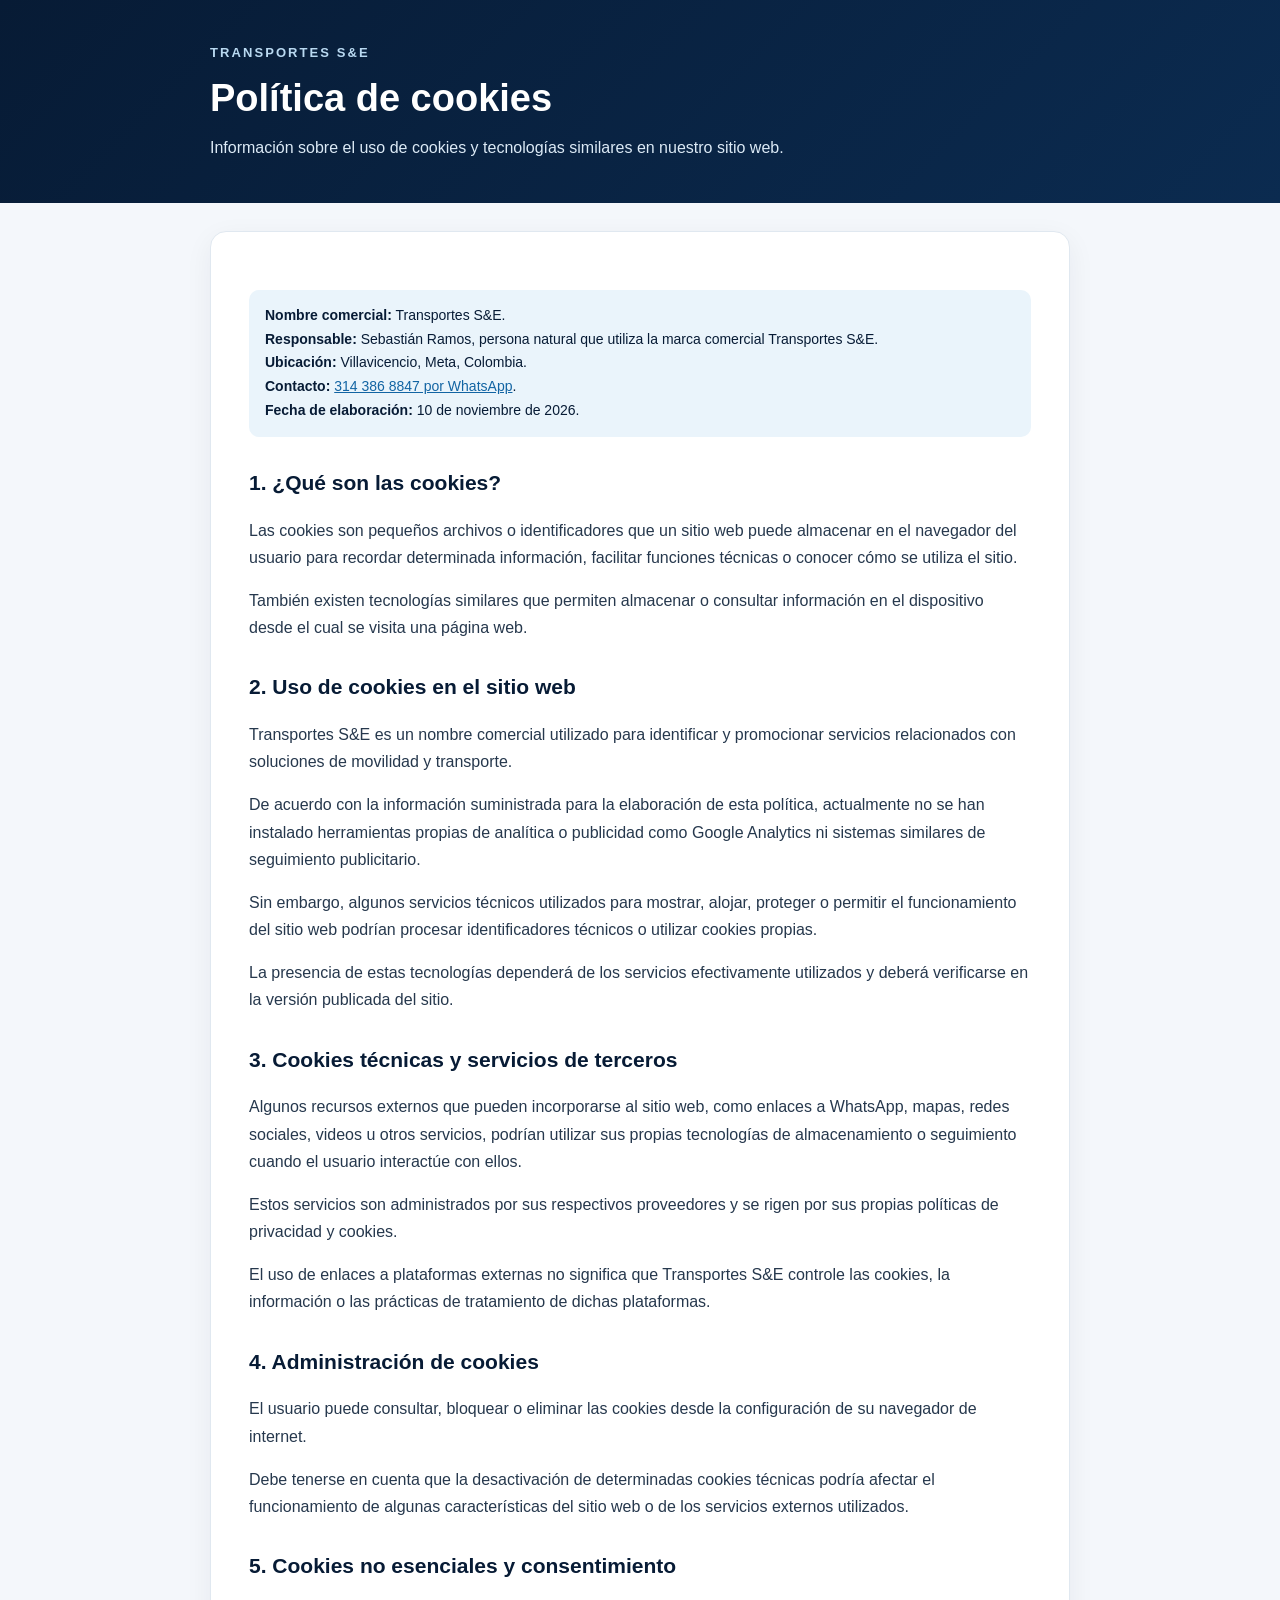
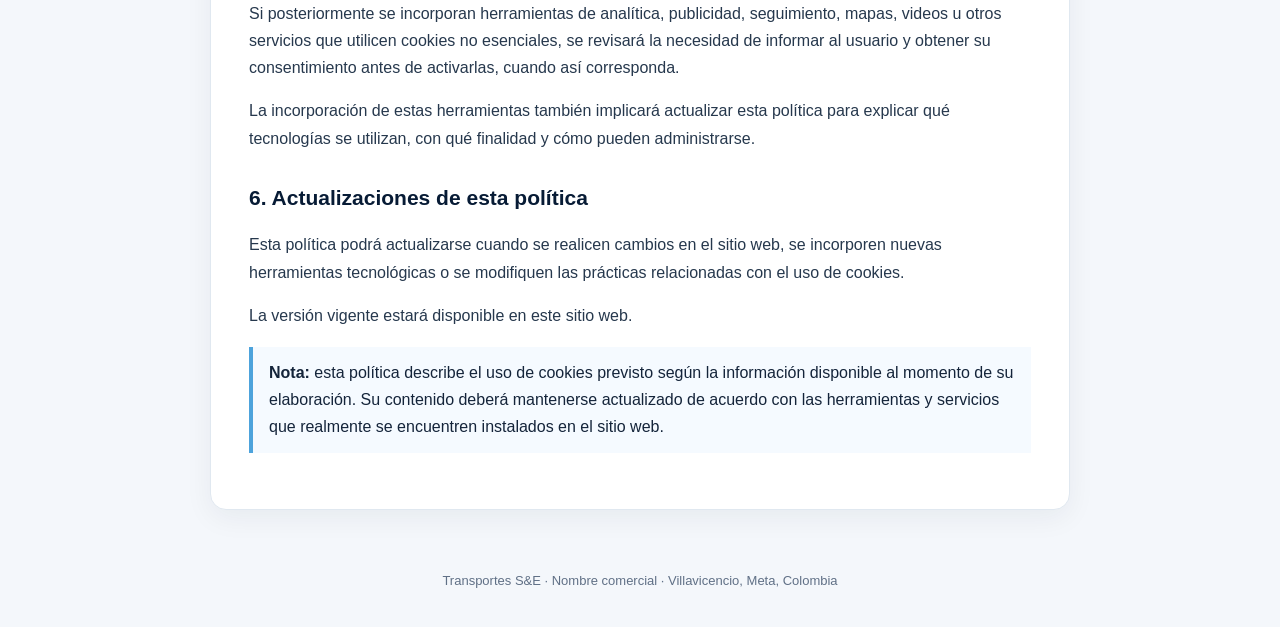
<file: cookies.html>
<!doctype html>
<html lang="es">
<head>
<meta charset="utf-8">
<meta name="viewport" content="width=device-width,initial-scale=1">
<meta name="robots" content="index,follow">
<title>Política de cookies | Transportes S&amp;E</title>
<meta name="description" content="Información sobre el uso de cookies y tecnologías similares en el sitio web de la marca comercial Transportes S&E.">

<style>
:root{--navy:#071b35;--navy2:#0b2b50;--blue:#1264a3;--sky:#4da3dc;--ink:#14243a;--muted:#607086;--pale:#eaf4fb}
*{box-sizing:border-box}
body{margin:0;background:#f4f7fb;color:var(--ink);font:16px/1.7 Arial,Helvetica,sans-serif}
header{background:linear-gradient(135deg,var(--navy),var(--navy2));color:#fff;padding:42px 20px}
.wrap{max-width:900px;margin:auto;padding:0 20px}
header .wrap{padding:0 20px}
.brand{font-size:13px;letter-spacing:.16em;text-transform:uppercase;color:#b9d9f1;font-weight:700}
h1{font-size:clamp(27px,4vw,38px);line-height:1.2;margin:12px 0}
.subtitle{color:#dceaf6;margin:0}
main{max-width:900px;margin:28px auto 60px;padding:0 20px}
article{background:#fff;border:1px solid #e0e8f0;border-radius:16px;padding:clamp(22px,4vw,38px);box-shadow:0 8px 28px rgba(7,27,53,.06)}
h2{font-size:21px;color:var(--navy);margin:28px 0 8px}
h2:first-child{margin-top:0}
p,li{color:#26384d}
a{color:var(--blue)}
.meta{background:var(--pale);padding:14px 16px;border-radius:10px;color:var(--navy);font-size:14px;margin:20px 0}
.notice{border-left:4px solid var(--sky);padding:12px 16px;background:#f5faff;margin:18px 0}
footer{text-align:center;color:var(--muted);font-size:13px;padding:0 20px 35px}
</style>
</head>

<body>

<header>
<div class="wrap">
<div class="brand">Transportes S&amp;E</div>
<h1>Política de cookies</h1>
<p class="subtitle">Información sobre el uso de cookies y tecnologías similares en nuestro sitio web.</p>
</div>
</header>

<main>
<article>

<div class="meta">
<strong>Nombre comercial:</strong> Transportes S&amp;E.<br>
<strong>Responsable:</strong> Sebastián Ramos, persona natural que utiliza la marca comercial Transportes S&amp;E.<br>
<strong>Ubicación:</strong> Villavicencio, Meta, Colombia.<br>
<strong>Contacto:</strong> <a href="https://wa.me/573143868847">314 386 8847 por WhatsApp</a>.<br>
<strong>Fecha de elaboración:</strong> 10 de noviembre de 2026.
</div>

<h2>1. ¿Qué son las cookies?</h2>

<p>Las cookies son pequeños archivos o identificadores que un sitio web puede almacenar en el navegador del usuario para recordar determinada información, facilitar funciones técnicas o conocer cómo se utiliza el sitio.</p>

<p>También existen tecnologías similares que permiten almacenar o consultar información en el dispositivo desde el cual se visita una página web.</p>

<h2>2. Uso de cookies en el sitio web</h2>

<p>Transportes S&amp;E es un nombre comercial utilizado para identificar y promocionar servicios relacionados con soluciones de movilidad y transporte.</p>

<p>De acuerdo con la información suministrada para la elaboración de esta política, actualmente no se han instalado herramientas propias de analítica o publicidad como Google Analytics ni sistemas similares de seguimiento publicitario.</p>

<p>Sin embargo, algunos servicios técnicos utilizados para mostrar, alojar, proteger o permitir el funcionamiento del sitio web podrían procesar identificadores técnicos o utilizar cookies propias.</p>

<p>La presencia de estas tecnologías dependerá de los servicios efectivamente utilizados y deberá verificarse en la versión publicada del sitio.</p>

<h2>3. Cookies técnicas y servicios de terceros</h2>

<p>Algunos recursos externos que pueden incorporarse al sitio web, como enlaces a WhatsApp, mapas, redes sociales, videos u otros servicios, podrían utilizar sus propias tecnologías de almacenamiento o seguimiento cuando el usuario interactúe con ellos.</p>

<p>Estos servicios son administrados por sus respectivos proveedores y se rigen por sus propias políticas de privacidad y cookies.</p>

<p>El uso de enlaces a plataformas externas no significa que Transportes S&amp;E controle las cookies, la información o las prácticas de tratamiento de dichas plataformas.</p>

<h2>4. Administración de cookies</h2>

<p>El usuario puede consultar, bloquear o eliminar las cookies desde la configuración de su navegador de internet.</p>

<p>Debe tenerse en cuenta que la desactivación de determinadas cookies técnicas podría afectar el funcionamiento de algunas características del sitio web o de los servicios externos utilizados.</p>

<h2>5. Cookies no esenciales y consentimiento</h2>

<p>Si posteriormente se incorporan herramientas de analítica, publicidad, seguimiento, mapas, videos u otros servicios que utilicen cookies no esenciales, se revisará la necesidad de informar al usuario y obtener su consentimiento antes de activarlas, cuando así corresponda.</p>

<p>La incorporación de estas herramientas también implicará actualizar esta política para explicar qué tecnologías se utilizan, con qué finalidad y cómo pueden administrarse.</p>

<h2>6. Actualizaciones de esta política</h2>

<p>Esta política podrá actualizarse cuando se realicen cambios en el sitio web, se incorporen nuevas herramientas tecnológicas o se modifiquen las prácticas relacionadas con el uso de cookies.</p>

<p>La versión vigente estará disponible en este sitio web.</p>

<div class="notice">
<strong>Nota:</strong> esta política describe el uso de cookies previsto según la información disponible al momento de su elaboración. Su contenido deberá mantenerse actualizado de acuerdo con las herramientas y servicios que realmente se encuentren instalados en el sitio web.
</div>

</article>
</main>

<footer>
Transportes S&amp;E · Nombre comercial · Villavicencio, Meta, Colombia
</footer>

</body>
</html>
</file>
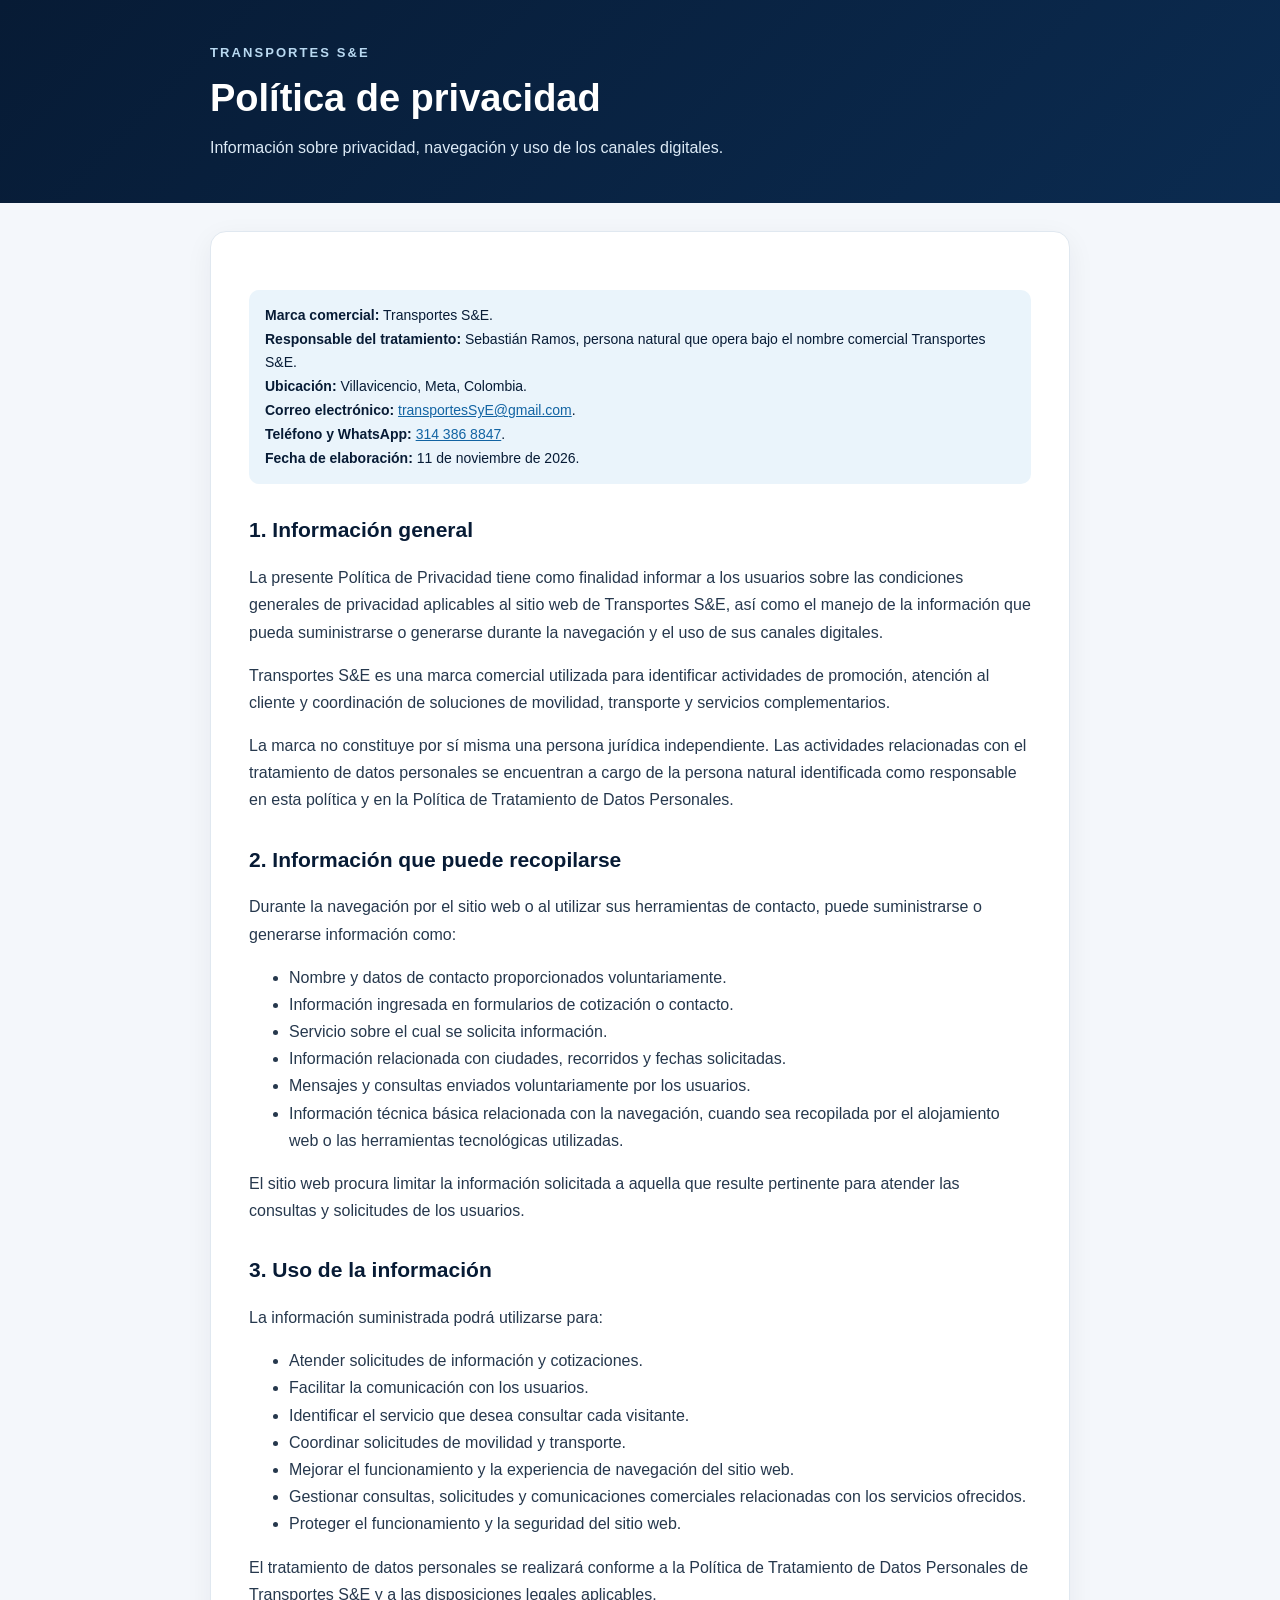
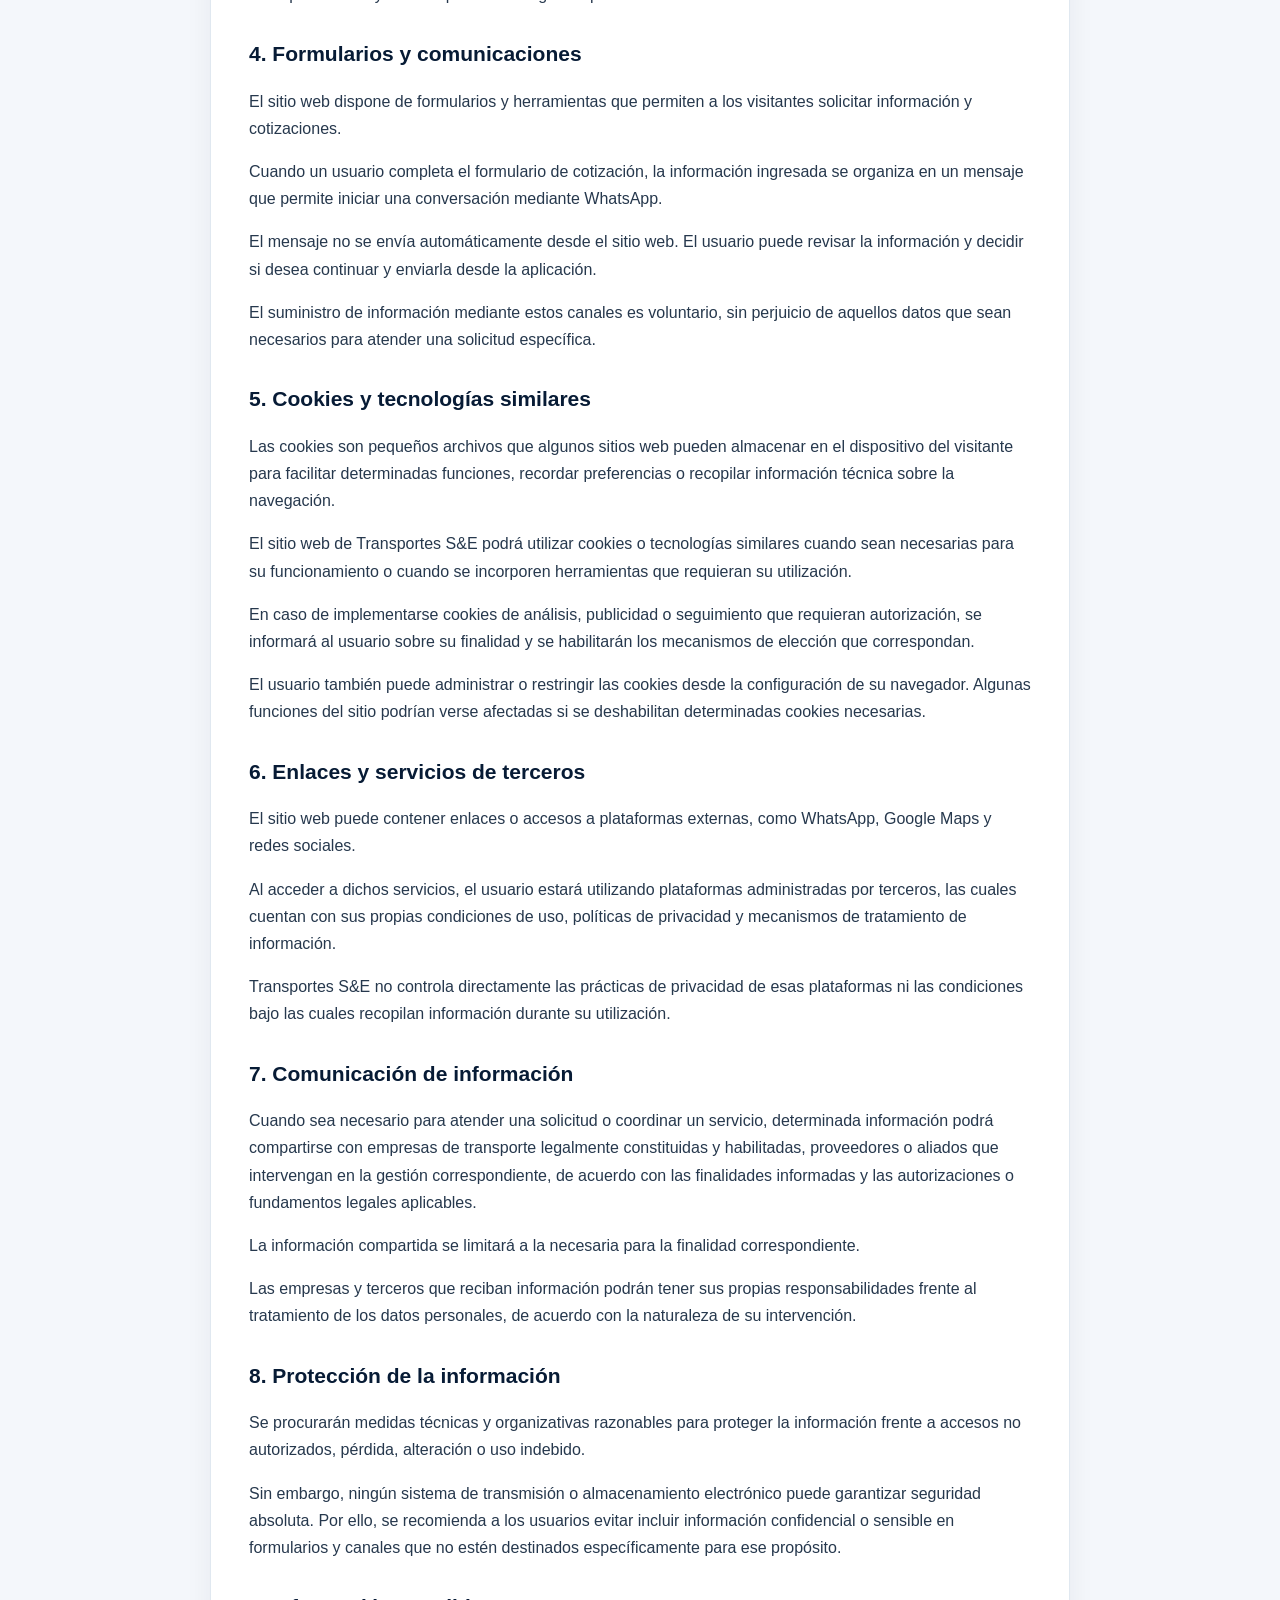
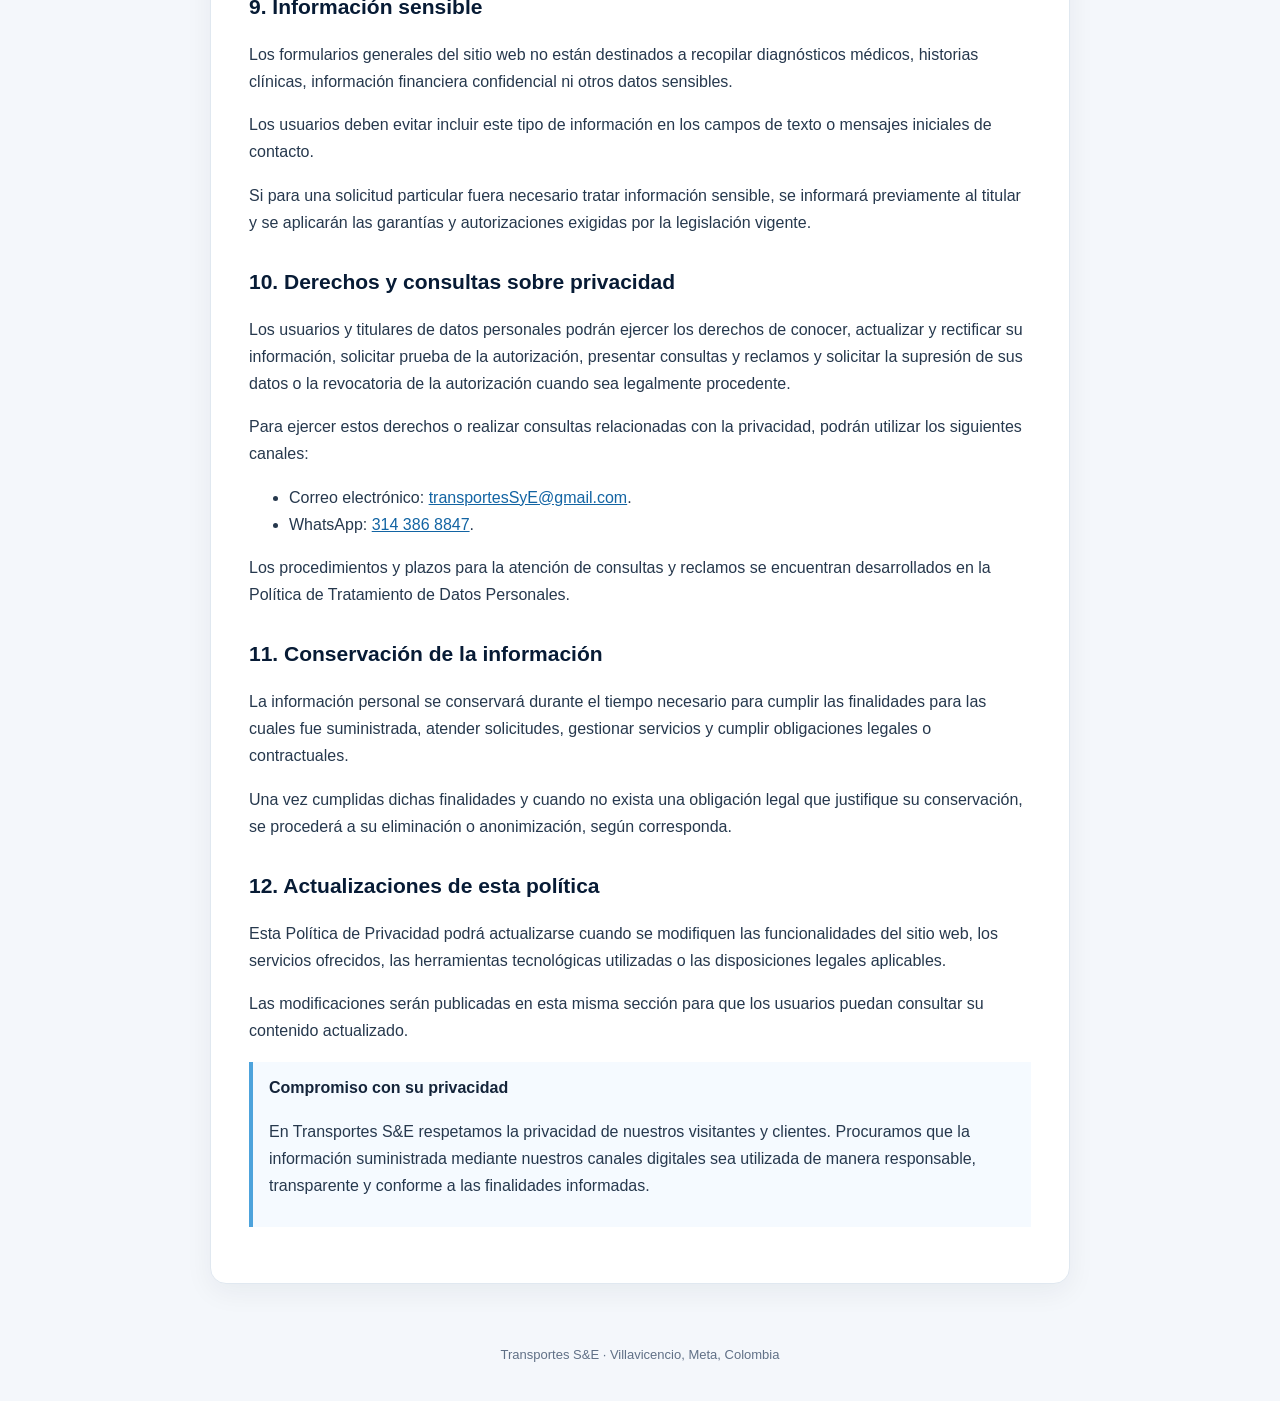
<file: privacidad.html>
<!doctype html>
<html lang="es">
<head>
<meta charset="utf-8">
<meta name="viewport" content="width=device-width,initial-scale=1">
<meta name="robots" content="index,follow">

<title>Política de privacidad | Transportes S&amp;E</title>

<meta name="description" content="Política de privacidad del sitio web de Transportes S&E. Información sobre navegación, uso de datos, cookies y canales digitales.">

<style>
:root{
  --navy:#071b35;
  --navy2:#0b2b50;
  --blue:#1264a3;
  --sky:#4da3dc;
  --ink:#14243a;
  --muted:#607086;
  --pale:#eaf4fb
}

*{box-sizing:border-box}

body{
  margin:0;
  background:#f4f7fb;
  color:var(--ink);
  font:16px/1.7 Arial,Helvetica,sans-serif
}

header{
  background:linear-gradient(135deg,var(--navy),var(--navy2));
  color:#fff;
  padding:42px 20px
}

.wrap{
  max-width:900px;
  margin:auto;
  padding:0 20px
}

header .wrap{padding:0 20px}

.brand{
  font-size:13px;
  letter-spacing:.16em;
  text-transform:uppercase;
  color:#b9d9f1;
  font-weight:700
}

h1{
  font-size:clamp(27px,4vw,38px);
  line-height:1.2;
  margin:12px 0
}

.subtitle{
  color:#dceaf6;
  margin:0
}

main{
  max-width:900px;
  margin:28px auto 60px;
  padding:0 20px
}

article{
  background:#fff;
  border:1px solid #e0e8f0;
  border-radius:16px;
  padding:clamp(22px,4vw,38px);
  box-shadow:0 8px 28px rgba(7,27,53,.06)
}

h2{
  font-size:21px;
  color:var(--navy);
  margin:28px 0 8px
}

h2:first-child{margin-top:0}

p,li{color:#26384d}

a{color:var(--blue)}

.meta{
  background:var(--pale);
  padding:14px 16px;
  border-radius:10px;
  color:var(--navy);
  font-size:14px;
  margin:20px 0
}

.notice{
  border-left:4px solid var(--sky);
  padding:12px 16px;
  background:#f5faff;
  margin:18px 0
}

footer{
  text-align:center;
  color:var(--muted);
  font-size:13px;
  padding:0 20px 35px
}
</style>
</head>

<body>

<header>
  <div class="wrap">
    <div class="brand">Transportes S&amp;E</div>
    <h1>Política de privacidad</h1>
    <p class="subtitle">
      Información sobre privacidad, navegación y uso de los canales digitales.
    </p>
  </div>
</header>

<main>
<article>

<div class="meta">
<strong>Marca comercial:</strong> Transportes S&amp;E.<br>

<strong>Responsable del tratamiento:</strong> Sebastián Ramos, persona natural que opera bajo el nombre comercial Transportes S&amp;E.<br>

<strong>Ubicación:</strong> Villavicencio, Meta, Colombia.<br>

<strong>Correo electrónico:</strong>
<a href="mailto:transportesSyE@gmail.com">transportesSyE@gmail.com</a>.<br>

<strong>Teléfono y WhatsApp:</strong>
<a href="https://wa.me/573143868847">314 386 8847</a>.<br>

<strong>Fecha de elaboración:</strong> 11 de noviembre de 2026.
</div>

<h2>1. Información general</h2>

<p>
La presente Política de Privacidad tiene como finalidad informar a los usuarios sobre las condiciones generales de privacidad aplicables al sitio web de Transportes S&amp;E, así como el manejo de la información que pueda suministrarse o generarse durante la navegación y el uso de sus canales digitales.
</p>

<p>
Transportes S&amp;E es una marca comercial utilizada para identificar actividades de promoción, atención al cliente y coordinación de soluciones de movilidad, transporte y servicios complementarios.
</p>

<p>
La marca no constituye por sí misma una persona jurídica independiente. Las actividades relacionadas con el tratamiento de datos personales se encuentran a cargo de la persona natural identificada como responsable en esta política y en la Política de Tratamiento de Datos Personales.
</p>

<h2>2. Información que puede recopilarse</h2>

<p>
Durante la navegación por el sitio web o al utilizar sus herramientas de contacto, puede suministrarse o generarse información como:
</p>

<ul>
<li>Nombre y datos de contacto proporcionados voluntariamente.</li>
<li>Información ingresada en formularios de cotización o contacto.</li>
<li>Servicio sobre el cual se solicita información.</li>
<li>Información relacionada con ciudades, recorridos y fechas solicitadas.</li>
<li>Mensajes y consultas enviados voluntariamente por los usuarios.</li>
<li>Información técnica básica relacionada con la navegación, cuando sea recopilada por el alojamiento web o las herramientas tecnológicas utilizadas.</li>
</ul>

<p>
El sitio web procura limitar la información solicitada a aquella que resulte pertinente para atender las consultas y solicitudes de los usuarios.
</p>

<h2>3. Uso de la información</h2>

<p>
La información suministrada podrá utilizarse para:
</p>

<ul>
<li>Atender solicitudes de información y cotizaciones.</li>
<li>Facilitar la comunicación con los usuarios.</li>
<li>Identificar el servicio que desea consultar cada visitante.</li>
<li>Coordinar solicitudes de movilidad y transporte.</li>
<li>Mejorar el funcionamiento y la experiencia de navegación del sitio web.</li>
<li>Gestionar consultas, solicitudes y comunicaciones comerciales relacionadas con los servicios ofrecidos.</li>
<li>Proteger el funcionamiento y la seguridad del sitio web.</li>
</ul>

<p>
El tratamiento de datos personales se realizará conforme a la Política de Tratamiento de Datos Personales de Transportes S&amp;E y a las disposiciones legales aplicables.
</p>

<h2>4. Formularios y comunicaciones</h2>

<p>
El sitio web dispone de formularios y herramientas que permiten a los visitantes solicitar información y cotizaciones.
</p>

<p>
Cuando un usuario completa el formulario de cotización, la información ingresada se organiza en un mensaje que permite iniciar una conversación mediante WhatsApp.
</p>

<p>
El mensaje no se envía automáticamente desde el sitio web. El usuario puede revisar la información y decidir si desea continuar y enviarla desde la aplicación.
</p>

<p>
El suministro de información mediante estos canales es voluntario, sin perjuicio de aquellos datos que sean necesarios para atender una solicitud específica.
</p>

<h2>5. Cookies y tecnologías similares</h2>

<p>
Las cookies son pequeños archivos que algunos sitios web pueden almacenar en el dispositivo del visitante para facilitar determinadas funciones, recordar preferencias o recopilar información técnica sobre la navegación.
</p>

<p>
El sitio web de Transportes S&amp;E podrá utilizar cookies o tecnologías similares cuando sean necesarias para su funcionamiento o cuando se incorporen herramientas que requieran su utilización.
</p>

<p>
En caso de implementarse cookies de análisis, publicidad o seguimiento que requieran autorización, se informará al usuario sobre su finalidad y se habilitarán los mecanismos de elección que correspondan.
</p>

<p>
El usuario también puede administrar o restringir las cookies desde la configuración de su navegador. Algunas funciones del sitio podrían verse afectadas si se deshabilitan determinadas cookies necesarias.
</p>

<h2>6. Enlaces y servicios de terceros</h2>

<p>
El sitio web puede contener enlaces o accesos a plataformas externas, como WhatsApp, Google Maps y redes sociales.
</p>

<p>
Al acceder a dichos servicios, el usuario estará utilizando plataformas administradas por terceros, las cuales cuentan con sus propias condiciones de uso, políticas de privacidad y mecanismos de tratamiento de información.
</p>

<p>
Transportes S&amp;E no controla directamente las prácticas de privacidad de esas plataformas ni las condiciones bajo las cuales recopilan información durante su utilización.
</p>

<h2>7. Comunicación de información</h2>

<p>
Cuando sea necesario para atender una solicitud o coordinar un servicio, determinada información podrá compartirse con empresas de transporte legalmente constituidas y habilitadas, proveedores o aliados que intervengan en la gestión correspondiente, de acuerdo con las finalidades informadas y las autorizaciones o fundamentos legales aplicables.
</p>

<p>
La información compartida se limitará a la necesaria para la finalidad correspondiente.
</p>

<p>
Las empresas y terceros que reciban información podrán tener sus propias responsabilidades frente al tratamiento de los datos personales, de acuerdo con la naturaleza de su intervención.
</p>

<h2>8. Protección de la información</h2>

<p>
Se procurarán medidas técnicas y organizativas razonables para proteger la información frente a accesos no autorizados, pérdida, alteración o uso indebido.
</p>

<p>
Sin embargo, ningún sistema de transmisión o almacenamiento electrónico puede garantizar seguridad absoluta. Por ello, se recomienda a los usuarios evitar incluir información confidencial o sensible en formularios y canales que no estén destinados específicamente para ese propósito.
</p>

<h2>9. Información sensible</h2>

<p>
Los formularios generales del sitio web no están destinados a recopilar diagnósticos médicos, historias clínicas, información financiera confidencial ni otros datos sensibles.
</p>

<p>
Los usuarios deben evitar incluir este tipo de información en los campos de texto o mensajes iniciales de contacto.
</p>

<p>
Si para una solicitud particular fuera necesario tratar información sensible, se informará previamente al titular y se aplicarán las garantías y autorizaciones exigidas por la legislación vigente.
</p>

<h2>10. Derechos y consultas sobre privacidad</h2>

<p>
Los usuarios y titulares de datos personales podrán ejercer los derechos de conocer, actualizar y rectificar su información, solicitar prueba de la autorización, presentar consultas y reclamos y solicitar la supresión de sus datos o la revocatoria de la autorización cuando sea legalmente procedente.
</p>

<p>
Para ejercer estos derechos o realizar consultas relacionadas con la privacidad, podrán utilizar los siguientes canales:
</p>

<ul>
<li>Correo electrónico: <a href="mailto:transportesSyE@gmail.com">transportesSyE@gmail.com</a>.</li>
<li>WhatsApp: <a href="https://wa.me/573143868847">314 386 8847</a>.</li>
</ul>

<p>
Los procedimientos y plazos para la atención de consultas y reclamos se encuentran desarrollados en la Política de Tratamiento de Datos Personales.
</p>

<h2>11. Conservación de la información</h2>

<p>
La información personal se conservará durante el tiempo necesario para cumplir las finalidades para las cuales fue suministrada, atender solicitudes, gestionar servicios y cumplir obligaciones legales o contractuales.
</p>

<p>
Una vez cumplidas dichas finalidades y cuando no exista una obligación legal que justifique su conservación, se procederá a su eliminación o anonimización, según corresponda.
</p>

<h2>12. Actualizaciones de esta política</h2>

<p>
Esta Política de Privacidad podrá actualizarse cuando se modifiquen las funcionalidades del sitio web, los servicios ofrecidos, las herramientas tecnológicas utilizadas o las disposiciones legales aplicables.
</p>

<p>
Las modificaciones serán publicadas en esta misma sección para que los usuarios puedan consultar su contenido actualizado.
</p>

<div class="notice">
<strong>Compromiso con su privacidad</strong>
<p>
En Transportes S&amp;E respetamos la privacidad de nuestros visitantes y clientes. Procuramos que la información suministrada mediante nuestros canales digitales sea utilizada de manera responsable, transparente y conforme a las finalidades informadas.
</p>
</div>

</article>
</main>

<footer>
Transportes S&amp;E · Villavicencio, Meta, Colombia
</footer>

</body>
</html>
</file>
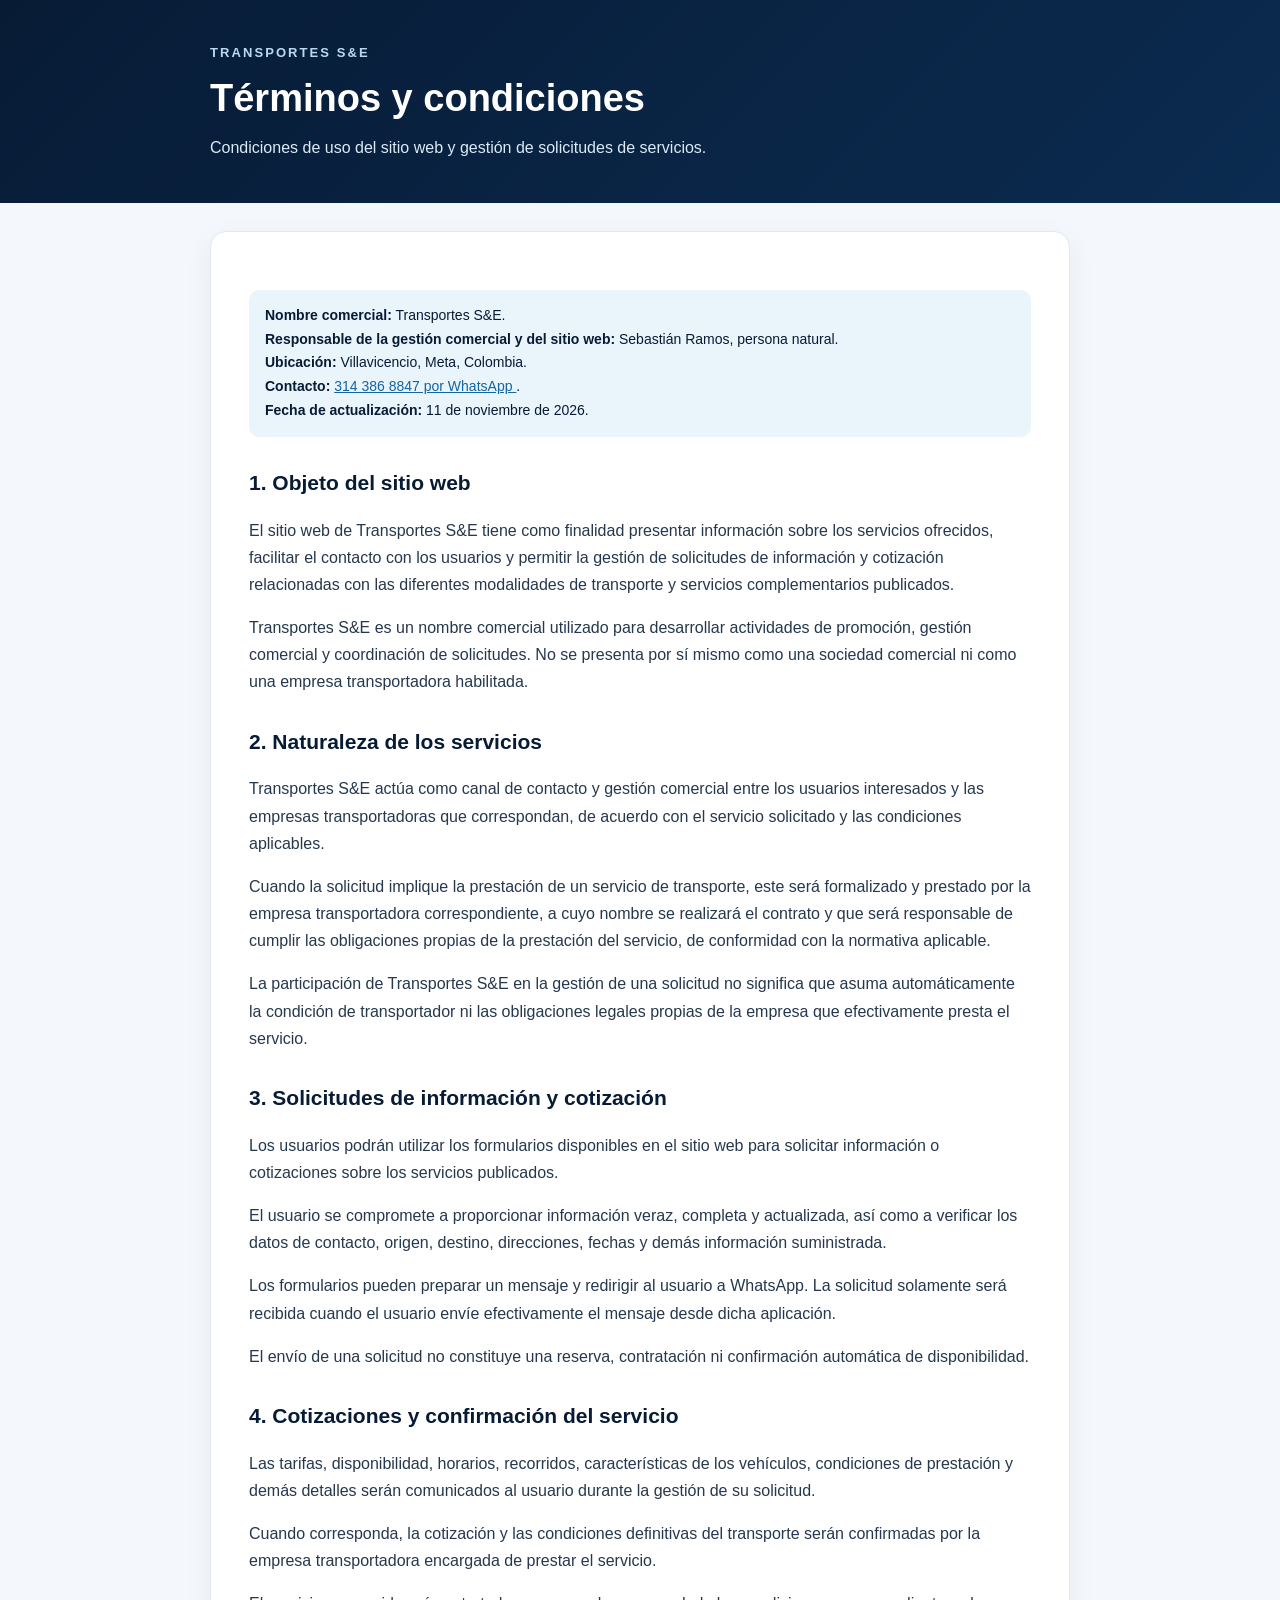
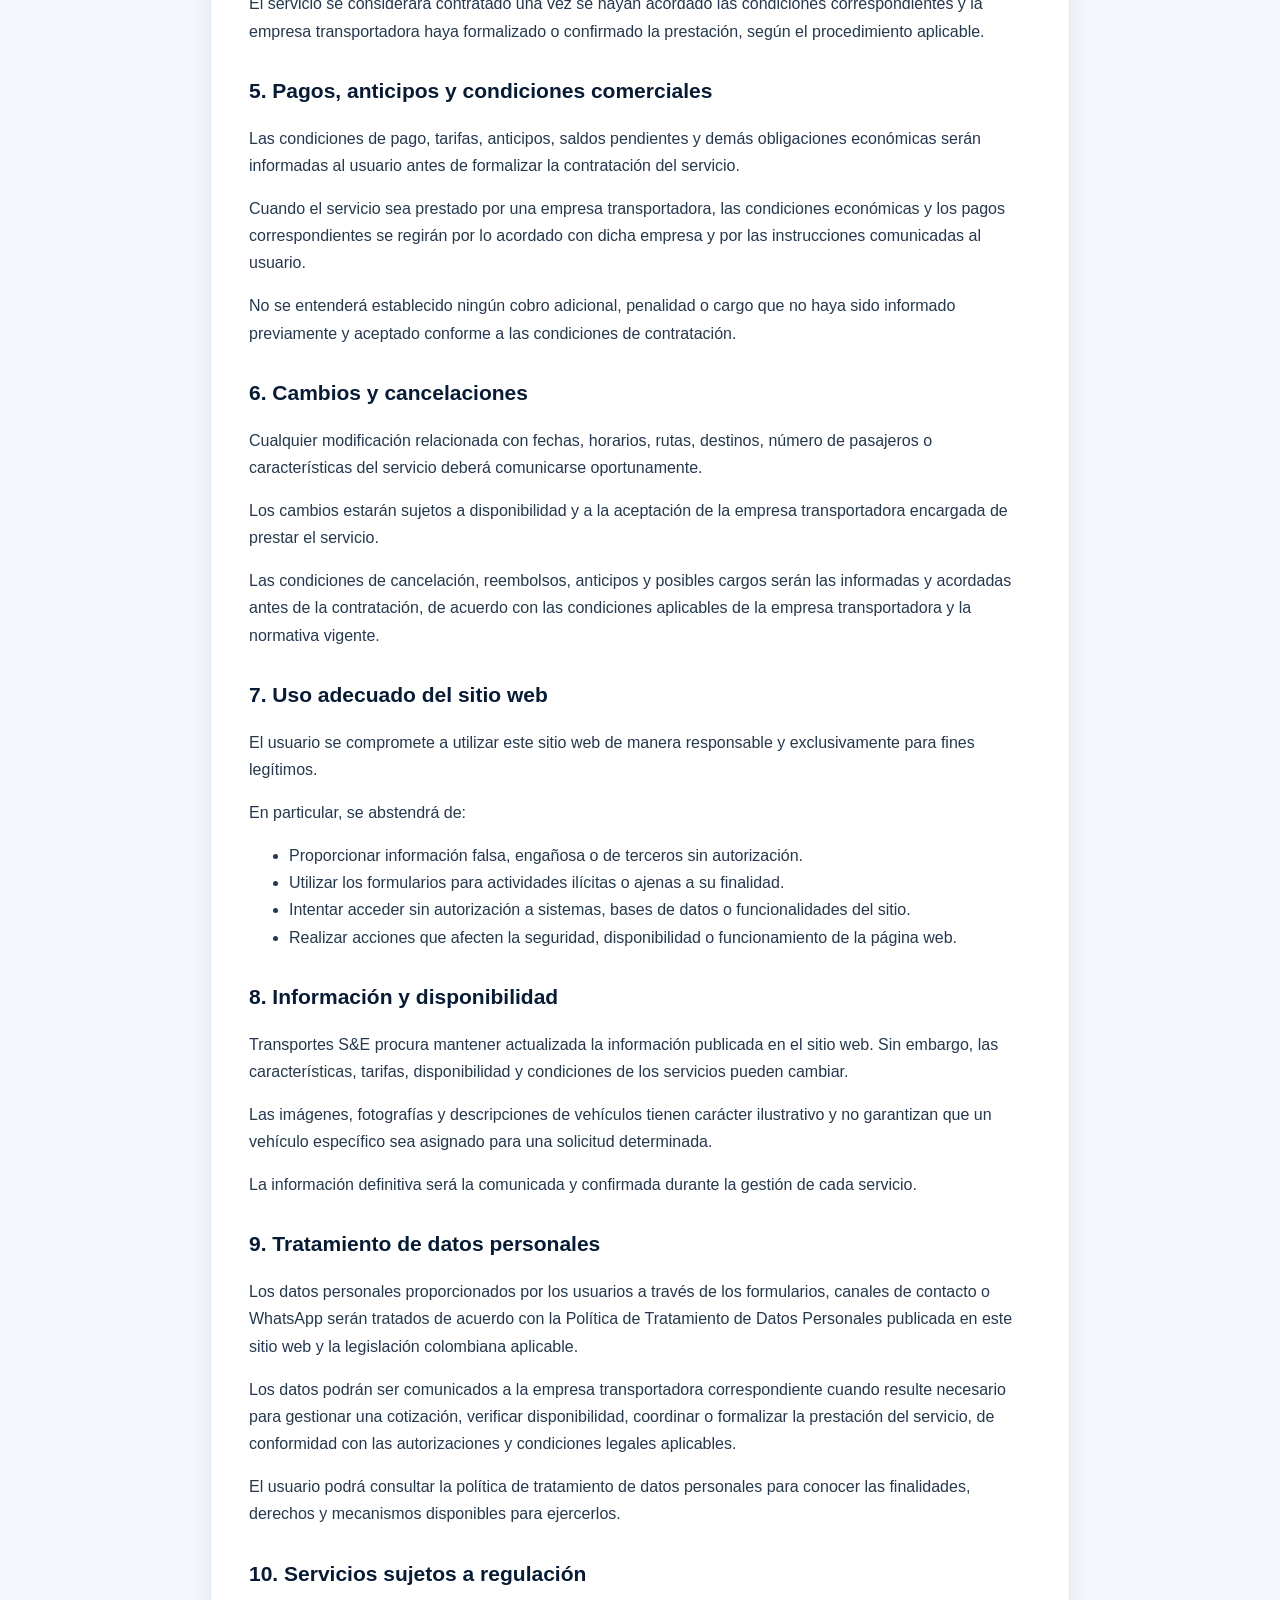
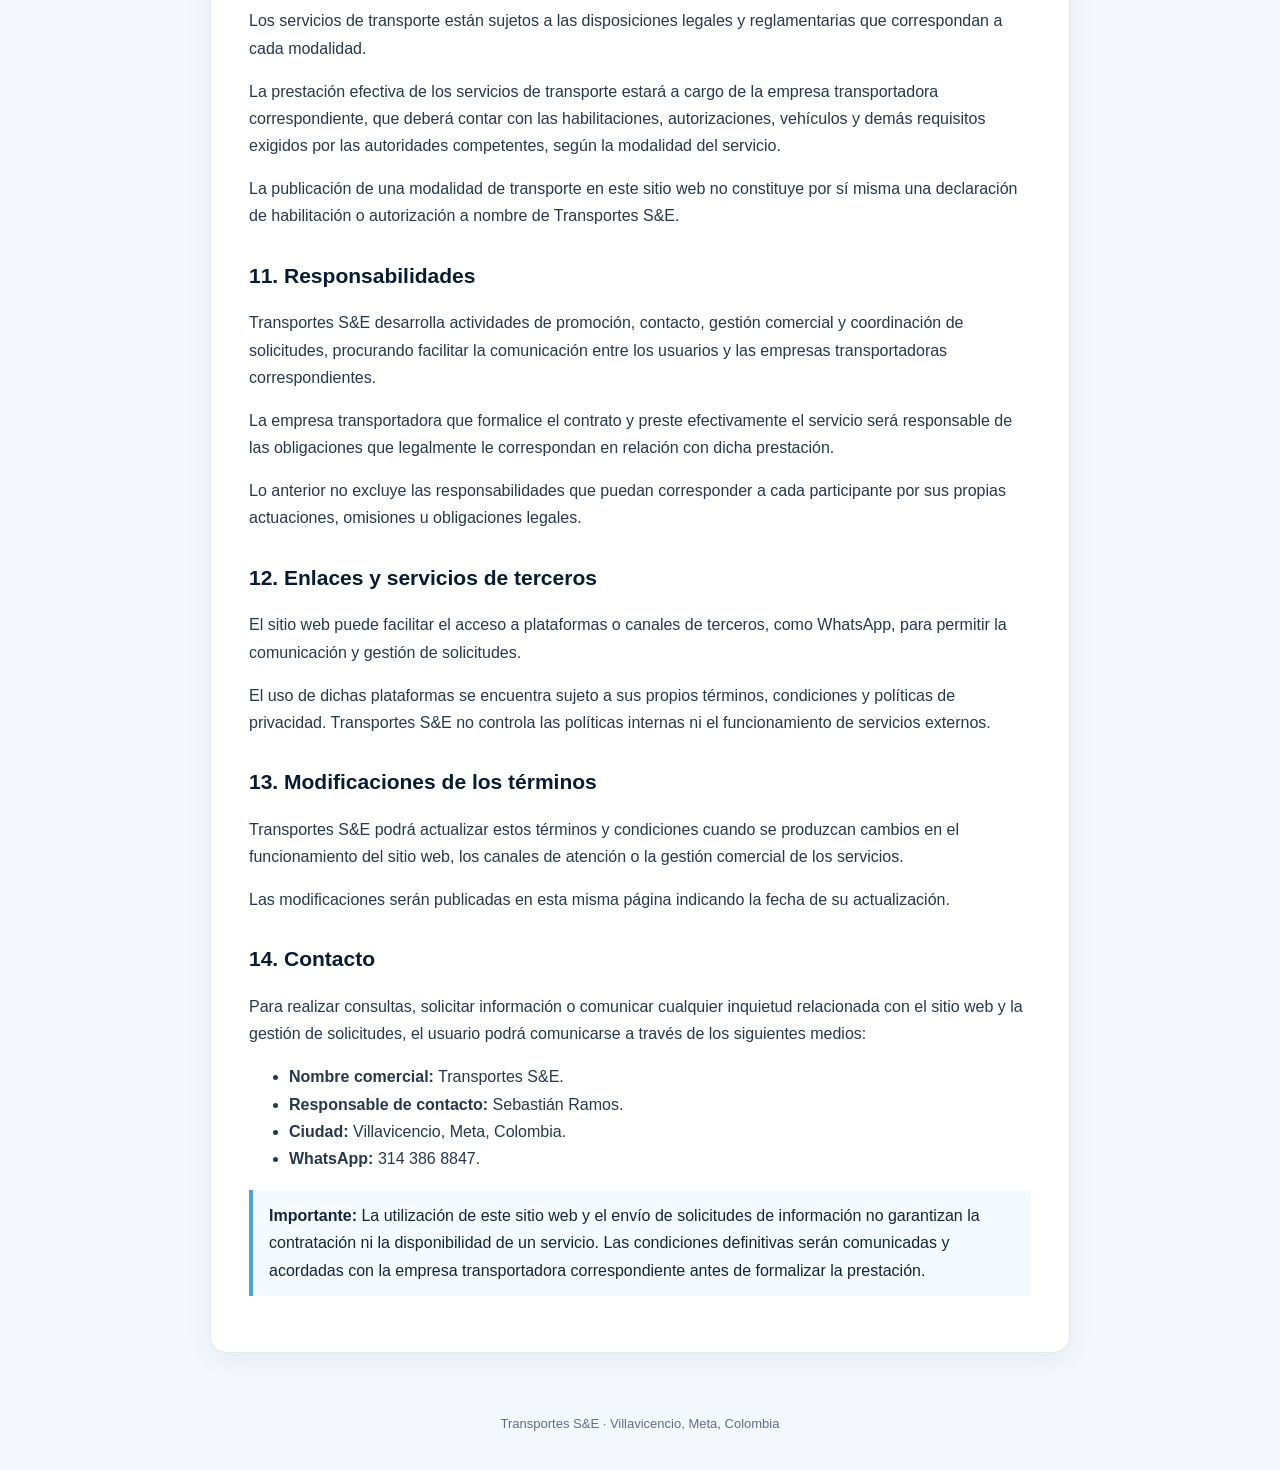
<file: terminos.html>
<!doctype html>
<html lang="es">
<head>
<meta charset="utf-8">
<meta name="viewport" content="width=device-width,initial-scale=1">
<meta name="robots" content="index,follow">
<meta name="description" content="Términos y condiciones de uso del sitio web y gestión de solicitudes de servicios de Transportes S&E.">
<meta name="theme-color" content="#071b35">
<title>Términos y condiciones | Transportes S&amp;E</title>

<style>
:root{
--navy:#071b35;
--navy2:#0b2b50;
--blue:#1264a3;
--sky:#4da3dc;
--ink:#14243a;
--muted:#607086;
--pale:#eaf4fb
}

*{box-sizing:border-box}

body{
margin:0;
background:#f4f7fb;
color:var(--ink);
font:16px/1.7 Arial,Helvetica,sans-serif
}

header{
background:linear-gradient(135deg,var(--navy),var(--navy2));
color:#fff;
padding:42px 20px
}

.wrap{
max-width:900px;
margin:auto;
padding:0 20px
}

header .wrap{padding:0 20px}

.brand{
font-size:13px;
letter-spacing:.16em;
text-transform:uppercase;
color:#b9d9f1;
font-weight:700
}

h1{
font-size:clamp(27px,4vw,38px);
line-height:1.2;
margin:12px 0
}

.subtitle{
color:#dceaf6;
margin:0
}

main{
max-width:900px;
margin:28px auto 60px;
padding:0 20px
}

article{
background:#fff;
border:1px solid #e0e8f0;
border-radius:16px;
padding:clamp(22px,4vw,38px);
box-shadow:0 8px 28px rgba(7,27,53,.06)
}

h2{
font-size:21px;
color:var(--navy);
margin:28px 0 8px
}

h2:first-child{margin-top:0}

p,li{color:#26384d}

a{color:var(--blue)}

.meta{
background:var(--pale);
padding:14px 16px;
border-radius:10px;
color:var(--navy);
font-size:14px;
margin:20px 0
}

.notice{
border-left:4px solid var(--sky);
padding:12px 16px;
background:#f5faff;
margin:18px 0
}

footer{
text-align:center;
color:var(--muted);
font-size:13px;
padding:0 20px 35px
}
</style>
</head>

<body>

<header>
<div class="wrap">
<div class="brand">Transportes S&amp;E</div>
<h1>Términos y condiciones</h1>
<p class="subtitle">
Condiciones de uso del sitio web y gestión de solicitudes de servicios.
</p>
</div>
</header>

<main>
<article>

<div class="meta">
<strong>Nombre comercial:</strong> Transportes S&amp;E.<br>

<strong>Responsable de la gestión comercial y del sitio web:</strong>
Sebastián Ramos, persona natural.<br>

<strong>Ubicación:</strong> Villavicencio, Meta, Colombia.<br>

<strong>Contacto:</strong>
<a href="https://wa.me/573143868847">
314 386 8847 por WhatsApp
</a>.<br>

<strong>Fecha de actualización:</strong> 11 de noviembre de 2026.
</div>

<h2>1. Objeto del sitio web</h2>

<p>
El sitio web de Transportes S&amp;E tiene como finalidad presentar información sobre los servicios ofrecidos, facilitar el contacto con los usuarios y permitir la gestión de solicitudes de información y cotización relacionadas con las diferentes modalidades de transporte y servicios complementarios publicados.
</p>

<p>
Transportes S&amp;E es un nombre comercial utilizado para desarrollar actividades de promoción, gestión comercial y coordinación de solicitudes. No se presenta por sí mismo como una sociedad comercial ni como una empresa transportadora habilitada.
</p>

<h2>2. Naturaleza de los servicios</h2>

<p>
Transportes S&amp;E actúa como canal de contacto y gestión comercial entre los usuarios interesados y las empresas transportadoras que correspondan, de acuerdo con el servicio solicitado y las condiciones aplicables.
</p>

<p>
Cuando la solicitud implique la prestación de un servicio de transporte, este será formalizado y prestado por la empresa transportadora correspondiente, a cuyo nombre se realizará el contrato y que será responsable de cumplir las obligaciones propias de la prestación del servicio, de conformidad con la normativa aplicable.
</p>

<p>
La participación de Transportes S&amp;E en la gestión de una solicitud no significa que asuma automáticamente la condición de transportador ni las obligaciones legales propias de la empresa que efectivamente presta el servicio.
</p>

<h2>3. Solicitudes de información y cotización</h2>

<p>
Los usuarios podrán utilizar los formularios disponibles en el sitio web para solicitar información o cotizaciones sobre los servicios publicados.
</p>

<p>
El usuario se compromete a proporcionar información veraz, completa y actualizada, así como a verificar los datos de contacto, origen, destino, direcciones, fechas y demás información suministrada.
</p>

<p>
Los formularios pueden preparar un mensaje y redirigir al usuario a WhatsApp. La solicitud solamente será recibida cuando el usuario envíe efectivamente el mensaje desde dicha aplicación.
</p>

<p>
El envío de una solicitud no constituye una reserva, contratación ni confirmación automática de disponibilidad.
</p>

<h2>4. Cotizaciones y confirmación del servicio</h2>

<p>
Las tarifas, disponibilidad, horarios, recorridos, características de los vehículos, condiciones de prestación y demás detalles serán comunicados al usuario durante la gestión de su solicitud.
</p>

<p>
Cuando corresponda, la cotización y las condiciones definitivas del transporte serán confirmadas por la empresa transportadora encargada de prestar el servicio.
</p>

<p>
El servicio se considerará contratado una vez se hayan acordado las condiciones correspondientes y la empresa transportadora haya formalizado o confirmado la prestación, según el procedimiento aplicable.
</p>

<h2>5. Pagos, anticipos y condiciones comerciales</h2>

<p>
Las condiciones de pago, tarifas, anticipos, saldos pendientes y demás obligaciones económicas serán informadas al usuario antes de formalizar la contratación del servicio.
</p>

<p>
Cuando el servicio sea prestado por una empresa transportadora, las condiciones económicas y los pagos correspondientes se regirán por lo acordado con dicha empresa y por las instrucciones comunicadas al usuario.
</p>

<p>
No se entenderá establecido ningún cobro adicional, penalidad o cargo que no haya sido informado previamente y aceptado conforme a las condiciones de contratación.
</p>

<h2>6. Cambios y cancelaciones</h2>

<p>
Cualquier modificación relacionada con fechas, horarios, rutas, destinos, número de pasajeros o características del servicio deberá comunicarse oportunamente.
</p>

<p>
Los cambios estarán sujetos a disponibilidad y a la aceptación de la empresa transportadora encargada de prestar el servicio.
</p>

<p>
Las condiciones de cancelación, reembolsos, anticipos y posibles cargos serán las informadas y acordadas antes de la contratación, de acuerdo con las condiciones aplicables de la empresa transportadora y la normativa vigente.
</p>

<h2>7. Uso adecuado del sitio web</h2>

<p>
El usuario se compromete a utilizar este sitio web de manera responsable y exclusivamente para fines legítimos.
</p>

<p>
En particular, se abstendrá de:
</p>

<ul>
<li>Proporcionar información falsa, engañosa o de terceros sin autorización.</li>
<li>Utilizar los formularios para actividades ilícitas o ajenas a su finalidad.</li>
<li>Intentar acceder sin autorización a sistemas, bases de datos o funcionalidades del sitio.</li>
<li>Realizar acciones que afecten la seguridad, disponibilidad o funcionamiento de la página web.</li>
</ul>

<h2>8. Información y disponibilidad</h2>

<p>
Transportes S&amp;E procura mantener actualizada la información publicada en el sitio web. Sin embargo, las características, tarifas, disponibilidad y condiciones de los servicios pueden cambiar.
</p>

<p>
Las imágenes, fotografías y descripciones de vehículos tienen carácter ilustrativo y no garantizan que un vehículo específico sea asignado para una solicitud determinada.
</p>

<p>
La información definitiva será la comunicada y confirmada durante la gestión de cada servicio.
</p>

<h2>9. Tratamiento de datos personales</h2>

<p>
Los datos personales proporcionados por los usuarios a través de los formularios, canales de contacto o WhatsApp serán tratados de acuerdo con la Política de Tratamiento de Datos Personales publicada en este sitio web y la legislación colombiana aplicable.
</p>

<p>
Los datos podrán ser comunicados a la empresa transportadora correspondiente cuando resulte necesario para gestionar una cotización, verificar disponibilidad, coordinar o formalizar la prestación del servicio, de conformidad con las autorizaciones y condiciones legales aplicables.
</p>

<p>
El usuario podrá consultar la política de tratamiento de datos personales para conocer las finalidades, derechos y mecanismos disponibles para ejercerlos.
</p>

<h2>10. Servicios sujetos a regulación</h2>

<p>
Los servicios de transporte están sujetos a las disposiciones legales y reglamentarias que correspondan a cada modalidad.
</p>

<p>
La prestación efectiva de los servicios de transporte estará a cargo de la empresa transportadora correspondiente, que deberá contar con las habilitaciones, autorizaciones, vehículos y demás requisitos exigidos por las autoridades competentes, según la modalidad del servicio.
</p>

<p>
La publicación de una modalidad de transporte en este sitio web no constituye por sí misma una declaración de habilitación o autorización a nombre de Transportes S&amp;E.
</p>

<h2>11. Responsabilidades</h2>

<p>
Transportes S&amp;E desarrolla actividades de promoción, contacto, gestión comercial y coordinación de solicitudes, procurando facilitar la comunicación entre los usuarios y las empresas transportadoras correspondientes.
</p>

<p>
La empresa transportadora que formalice el contrato y preste efectivamente el servicio será responsable de las obligaciones que legalmente le correspondan en relación con dicha prestación.
</p>

<p>
Lo anterior no excluye las responsabilidades que puedan corresponder a cada participante por sus propias actuaciones, omisiones u obligaciones legales.
</p>

<h2>12. Enlaces y servicios de terceros</h2>

<p>
El sitio web puede facilitar el acceso a plataformas o canales de terceros, como WhatsApp, para permitir la comunicación y gestión de solicitudes.
</p>

<p>
El uso de dichas plataformas se encuentra sujeto a sus propios términos, condiciones y políticas de privacidad. Transportes S&amp;E no controla las políticas internas ni el funcionamiento de servicios externos.
</p>

<h2>13. Modificaciones de los términos</h2>

<p>
Transportes S&amp;E podrá actualizar estos términos y condiciones cuando se produzcan cambios en el funcionamiento del sitio web, los canales de atención o la gestión comercial de los servicios.
</p>

<p>
Las modificaciones serán publicadas en esta misma página indicando la fecha de su actualización.
</p>

<h2>14. Contacto</h2>

<p>
Para realizar consultas, solicitar información o comunicar cualquier inquietud relacionada con el sitio web y la gestión de solicitudes, el usuario podrá comunicarse a través de los siguientes medios:
</p>

<ul>
<li><strong>Nombre comercial:</strong> Transportes S&amp;E.</li>
<li><strong>Responsable de contacto:</strong> Sebastián Ramos.</li>
<li><strong>Ciudad:</strong> Villavicencio, Meta, Colombia.</li>
<li><strong>WhatsApp:</strong> 314 386 8847.</li>
</ul>

<div class="notice">
<strong>Importante:</strong> La utilización de este sitio web y el envío de solicitudes de información no garantizan la contratación ni la disponibilidad de un servicio. Las condiciones definitivas serán comunicadas y acordadas con la empresa transportadora correspondiente antes de formalizar la prestación.
</div>

</article>
</main>

<footer>
Transportes S&amp;E · Villavicencio, Meta, Colombia
</footer>

</body>
</html>
</file>
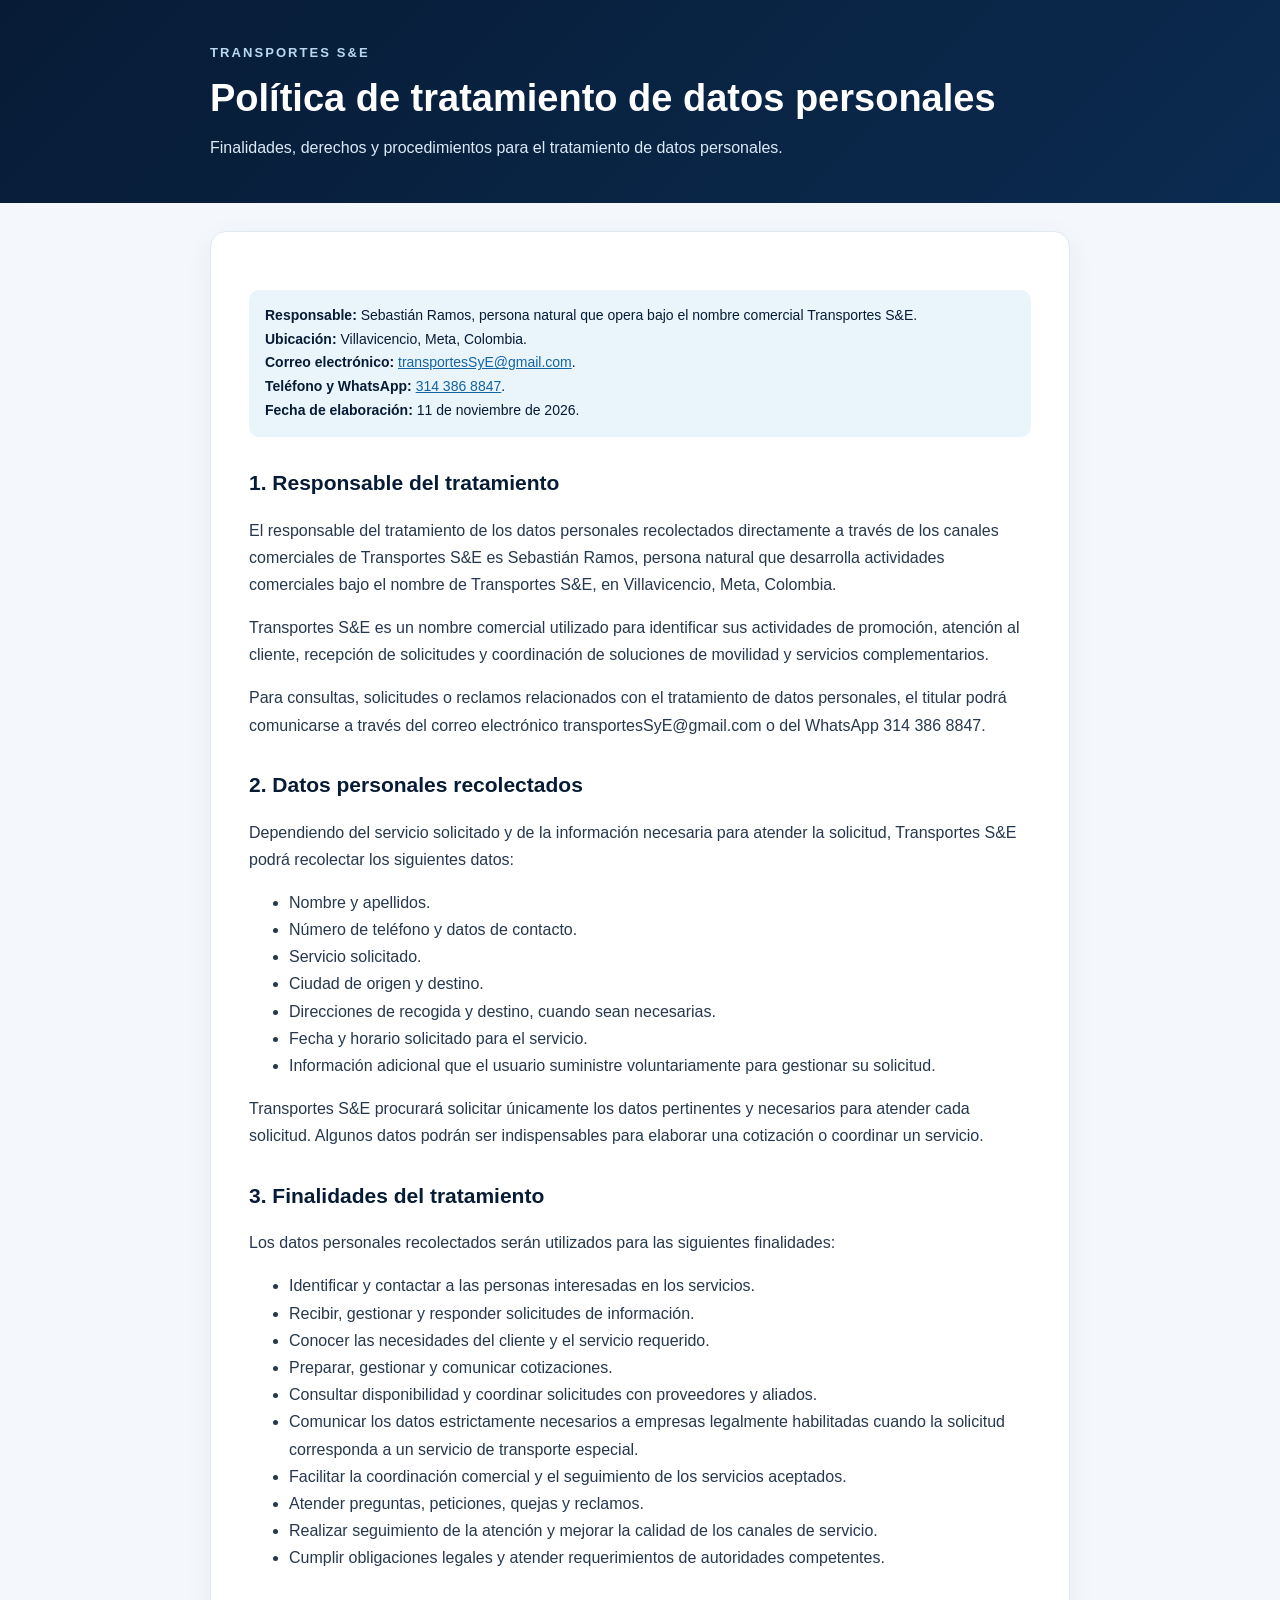
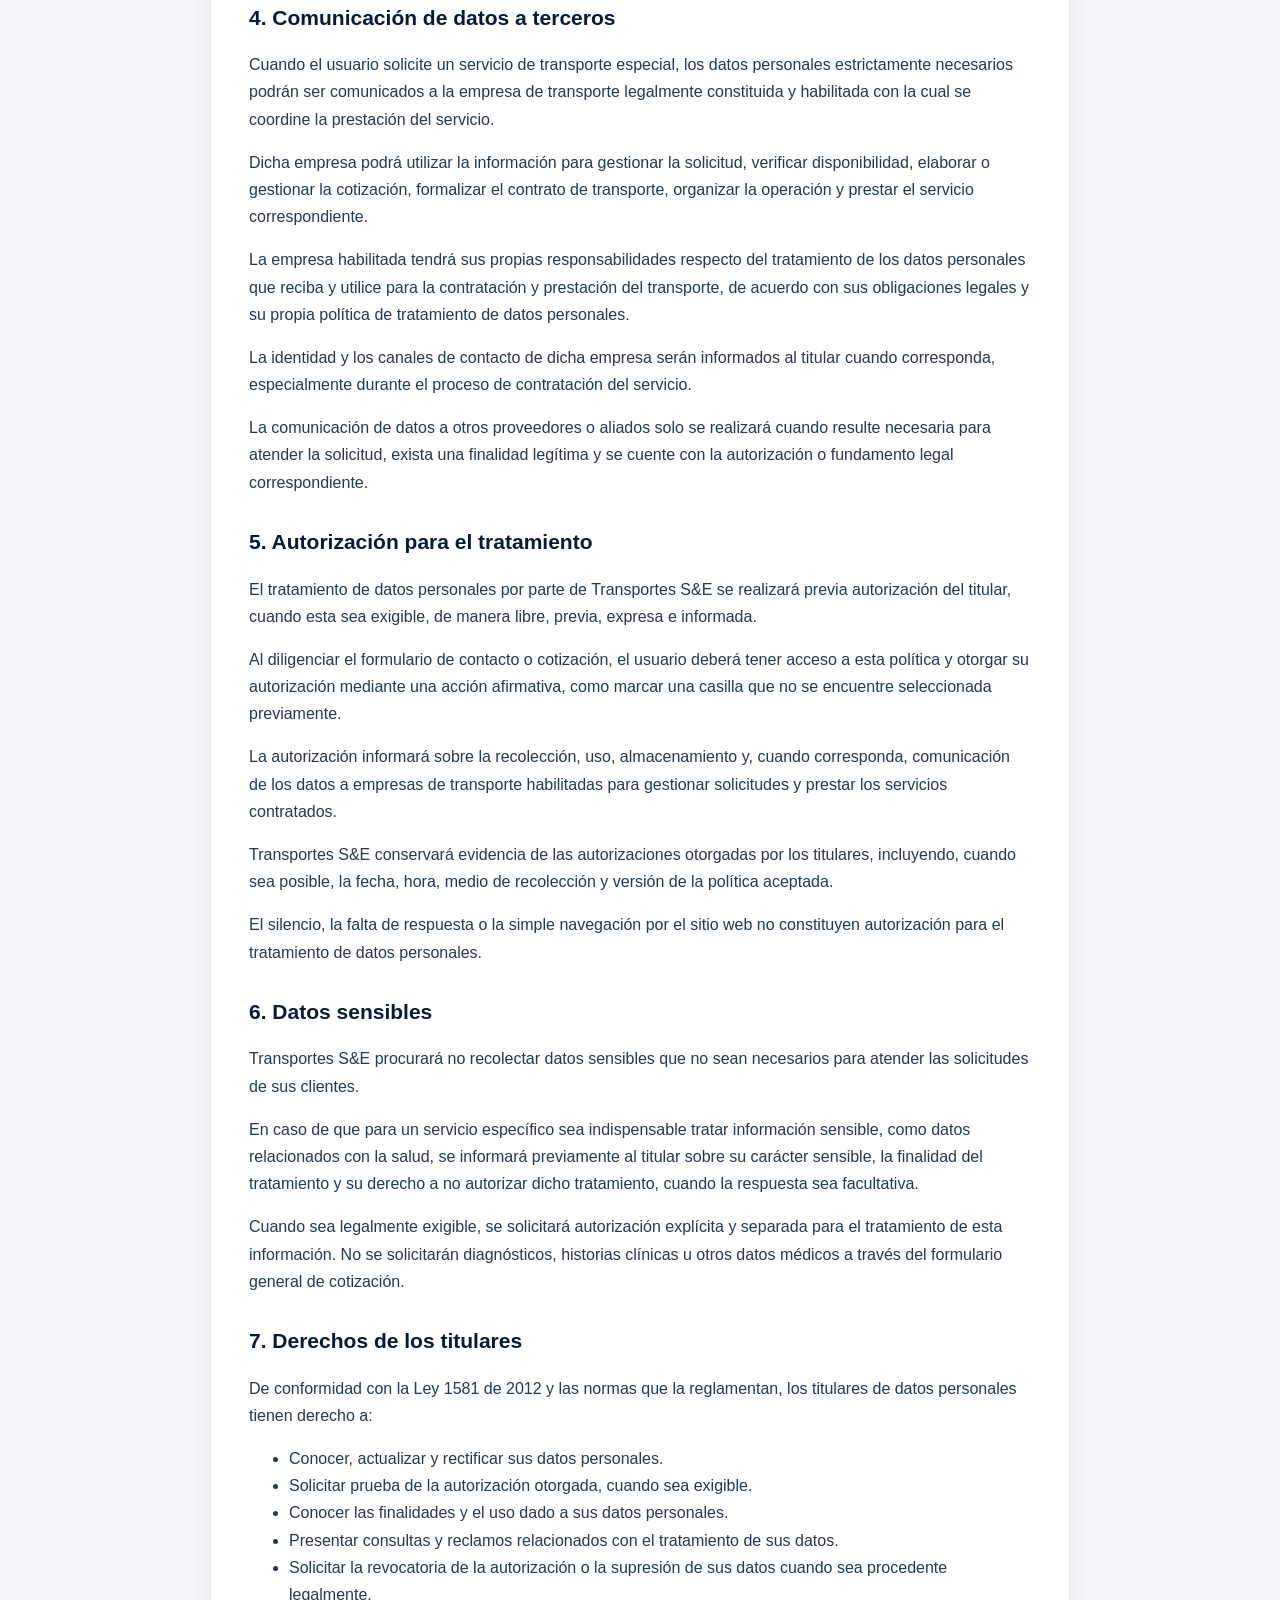
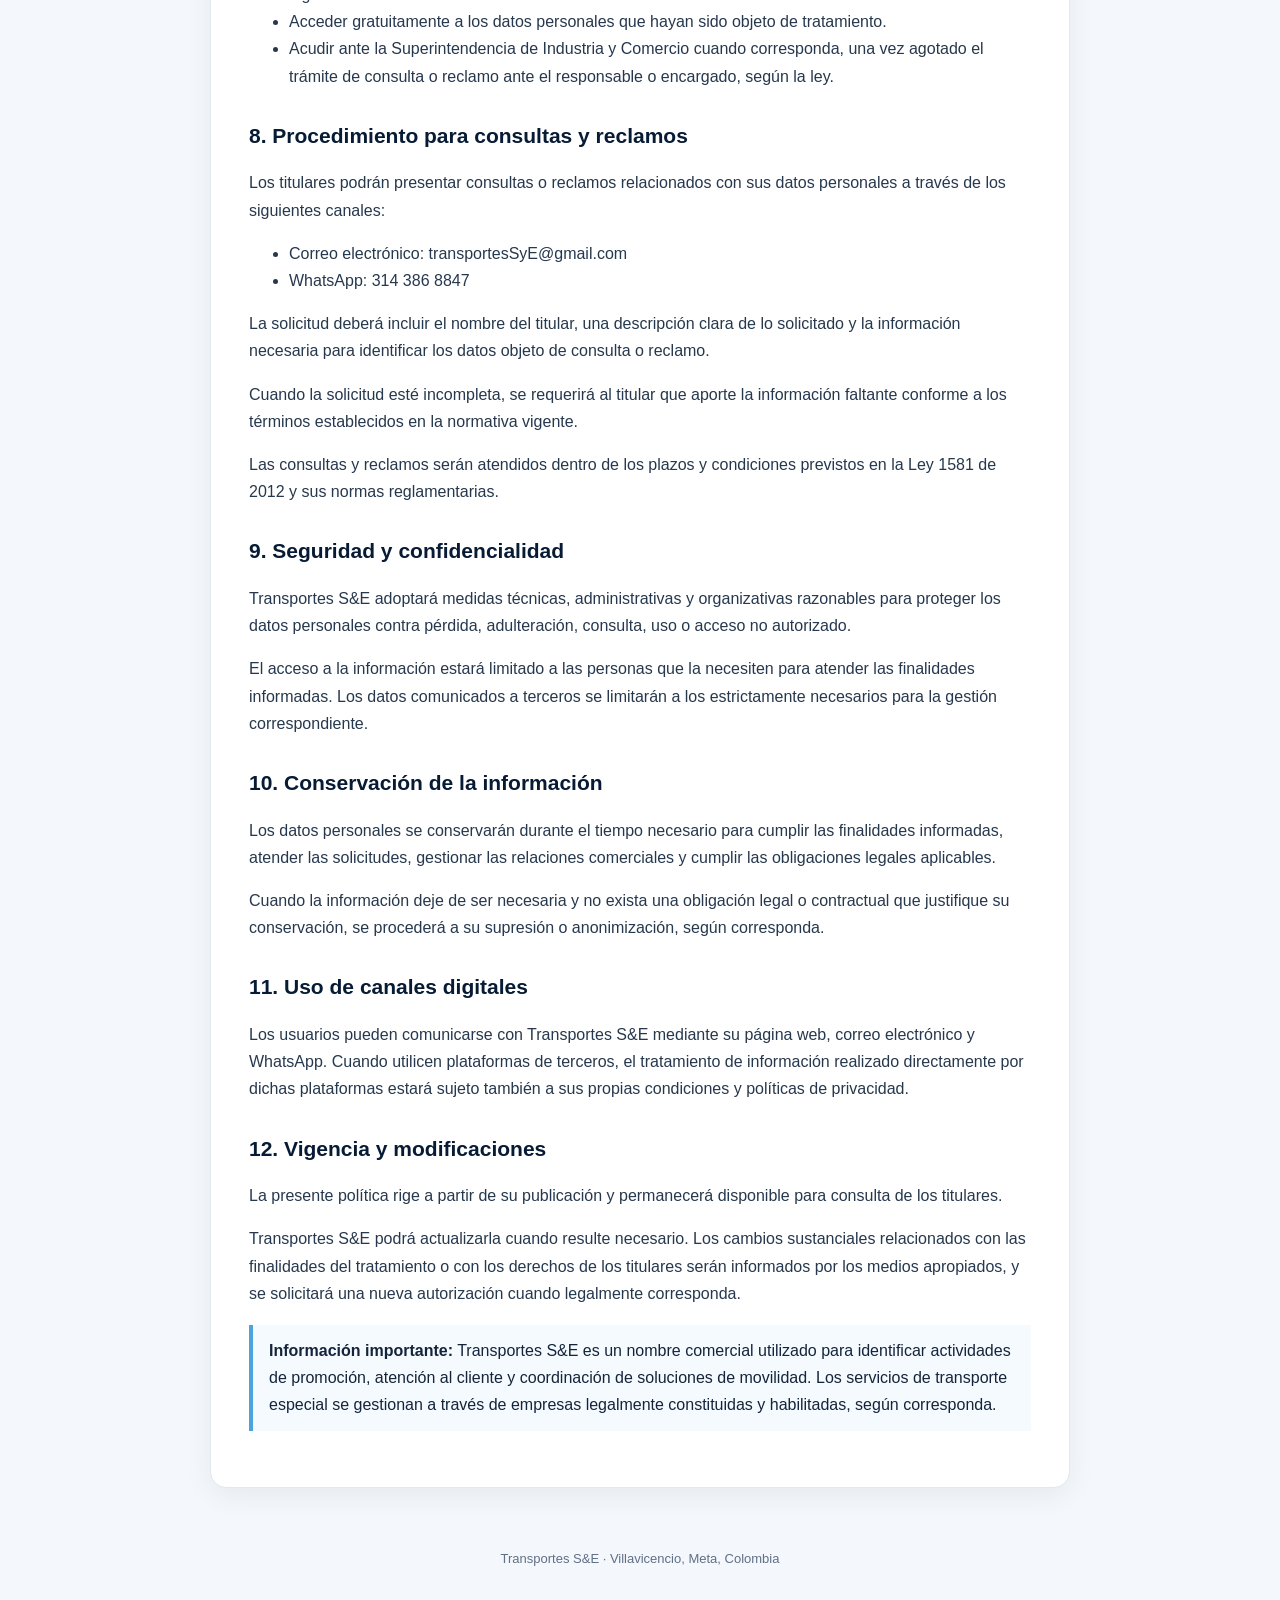
<file: tratamiento-datos.html>
<!doctype html>
<html lang="es">
<head>
<meta charset="utf-8">
<meta name="viewport" content="width=device-width,initial-scale=1">
<meta name="robots" content="index,follow">

<title>Política de tratamiento de datos personales | Transportes S&amp;E</title>

<meta name="description" content="Política de tratamiento de datos personales de Transportes S&E: finalidades, derechos y procedimientos.">

<style>
:root{
  --navy:#071b35;
  --navy2:#0b2b50;
  --blue:#1264a3;
  --sky:#4da3dc;
  --ink:#14243a;
  --muted:#607086;
  --pale:#eaf4fb
}

*{box-sizing:border-box}

body{
  margin:0;
  background:#f4f7fb;
  color:var(--ink);
  font:16px/1.7 Arial,Helvetica,sans-serif
}

header{
  background:linear-gradient(135deg,var(--navy),var(--navy2));
  color:#fff;
  padding:42px 20px
}

.wrap{
  max-width:900px;
  margin:auto;
  padding:0 20px
}

header .wrap{padding:0 20px}

.brand{
  font-size:13px;
  letter-spacing:.16em;
  text-transform:uppercase;
  color:#b9d9f1;
  font-weight:700
}

h1{
  font-size:clamp(27px,4vw,38px);
  line-height:1.2;
  margin:12px 0
}

.subtitle{
  color:#dceaf6;
  margin:0
}

main{
  max-width:900px;
  margin:28px auto 60px;
  padding:0 20px
}

article{
  background:#fff;
  border:1px solid #e0e8f0;
  border-radius:16px;
  padding:clamp(22px,4vw,38px);
  box-shadow:0 8px 28px rgba(7,27,53,.06)
}

h2{
  font-size:21px;
  color:var(--navy);
  margin:28px 0 8px
}

h2:first-child{margin-top:0}

p,li{color:#26384d}

a{color:var(--blue)}

.meta{
  background:var(--pale);
  padding:14px 16px;
  border-radius:10px;
  color:var(--navy);
  font-size:14px;
  margin:20px 0
}

.notice{
  border-left:4px solid var(--sky);
  padding:12px 16px;
  background:#f5faff;
  margin:18px 0
}

footer{
  text-align:center;
  color:var(--muted);
  font-size:13px;
  padding:0 20px 35px
}
</style>
</head>

<body>

<header>
  <div class="wrap">
    <div class="brand">Transportes S&amp;E</div>
    <h1>Política de tratamiento de datos personales</h1>
    <p class="subtitle">
      Finalidades, derechos y procedimientos para el tratamiento de datos personales.
    </p>
  </div>
</header>

<main>
<article>

<div class="meta">
<strong>Responsable:</strong> Sebastián Ramos, persona natural que opera bajo el nombre comercial Transportes S&amp;E.<br>

<strong>Ubicación:</strong> Villavicencio, Meta, Colombia.<br>

<strong>Correo electrónico:</strong>
<a href="mailto:transportesSyE@gmail.com">transportesSyE@gmail.com</a>.<br>

<strong>Teléfono y WhatsApp:</strong>
<a href="https://wa.me/573143868847">314 386 8847</a>.<br>

<strong>Fecha de elaboración:</strong> 11 de noviembre de 2026.
</div>

<h2>1. Responsable del tratamiento</h2>

<p>
El responsable del tratamiento de los datos personales recolectados directamente a través de los canales comerciales de Transportes S&amp;E es Sebastián Ramos, persona natural que desarrolla actividades comerciales bajo el nombre de Transportes S&amp;E, en Villavicencio, Meta, Colombia.
</p>

<p>
Transportes S&amp;E es un nombre comercial utilizado para identificar sus actividades de promoción, atención al cliente, recepción de solicitudes y coordinación de soluciones de movilidad y servicios complementarios.
</p>

<p>
Para consultas, solicitudes o reclamos relacionados con el tratamiento de datos personales, el titular podrá comunicarse a través del correo electrónico transportesSyE@gmail.com o del WhatsApp 314 386 8847.
</p>

<h2>2. Datos personales recolectados</h2>

<p>
Dependiendo del servicio solicitado y de la información necesaria para atender la solicitud, Transportes S&amp;E podrá recolectar los siguientes datos:
</p>

<ul>
<li>Nombre y apellidos.</li>
<li>Número de teléfono y datos de contacto.</li>
<li>Servicio solicitado.</li>
<li>Ciudad de origen y destino.</li>
<li>Direcciones de recogida y destino, cuando sean necesarias.</li>
<li>Fecha y horario solicitado para el servicio.</li>
<li>Información adicional que el usuario suministre voluntariamente para gestionar su solicitud.</li>
</ul>

<p>
Transportes S&amp;E procurará solicitar únicamente los datos pertinentes y necesarios para atender cada solicitud. Algunos datos podrán ser indispensables para elaborar una cotización o coordinar un servicio.
</p>

<h2>3. Finalidades del tratamiento</h2>

<p>
Los datos personales recolectados serán utilizados para las siguientes finalidades:
</p>

<ul>
<li>Identificar y contactar a las personas interesadas en los servicios.</li>
<li>Recibir, gestionar y responder solicitudes de información.</li>
<li>Conocer las necesidades del cliente y el servicio requerido.</li>
<li>Preparar, gestionar y comunicar cotizaciones.</li>
<li>Consultar disponibilidad y coordinar solicitudes con proveedores y aliados.</li>
<li>Comunicar los datos estrictamente necesarios a empresas legalmente habilitadas cuando la solicitud corresponda a un servicio de transporte especial.</li>
<li>Facilitar la coordinación comercial y el seguimiento de los servicios aceptados.</li>
<li>Atender preguntas, peticiones, quejas y reclamos.</li>
<li>Realizar seguimiento de la atención y mejorar la calidad de los canales de servicio.</li>
<li>Cumplir obligaciones legales y atender requerimientos de autoridades competentes.</li>
</ul>

<h2>4. Comunicación de datos a terceros</h2>

<p>
Cuando el usuario solicite un servicio de transporte especial, los datos personales estrictamente necesarios podrán ser comunicados a la empresa de transporte legalmente constituida y habilitada con la cual se coordine la prestación del servicio.
</p>

<p>
Dicha empresa podrá utilizar la información para gestionar la solicitud, verificar disponibilidad, elaborar o gestionar la cotización, formalizar el contrato de transporte, organizar la operación y prestar el servicio correspondiente.
</p>

<p>
La empresa habilitada tendrá sus propias responsabilidades respecto del tratamiento de los datos personales que reciba y utilice para la contratación y prestación del transporte, de acuerdo con sus obligaciones legales y su propia política de tratamiento de datos personales.
</p>

<p>
La identidad y los canales de contacto de dicha empresa serán informados al titular cuando corresponda, especialmente durante el proceso de contratación del servicio.
</p>

<p>
La comunicación de datos a otros proveedores o aliados solo se realizará cuando resulte necesaria para atender la solicitud, exista una finalidad legítima y se cuente con la autorización o fundamento legal correspondiente.
</p>

<h2>5. Autorización para el tratamiento</h2>

<p>
El tratamiento de datos personales por parte de Transportes S&amp;E se realizará previa autorización del titular, cuando esta sea exigible, de manera libre, previa, expresa e informada.
</p>

<p>
Al diligenciar el formulario de contacto o cotización, el usuario deberá tener acceso a esta política y otorgar su autorización mediante una acción afirmativa, como marcar una casilla que no se encuentre seleccionada previamente.
</p>

<p>
La autorización informará sobre la recolección, uso, almacenamiento y, cuando corresponda, comunicación de los datos a empresas de transporte habilitadas para gestionar solicitudes y prestar los servicios contratados.
</p>

<p>
Transportes S&amp;E conservará evidencia de las autorizaciones otorgadas por los titulares, incluyendo, cuando sea posible, la fecha, hora, medio de recolección y versión de la política aceptada.
</p>

<p>
El silencio, la falta de respuesta o la simple navegación por el sitio web no constituyen autorización para el tratamiento de datos personales.
</p>

<h2>6. Datos sensibles</h2>

<p>
Transportes S&amp;E procurará no recolectar datos sensibles que no sean necesarios para atender las solicitudes de sus clientes.
</p>

<p>
En caso de que para un servicio específico sea indispensable tratar información sensible, como datos relacionados con la salud, se informará previamente al titular sobre su carácter sensible, la finalidad del tratamiento y su derecho a no autorizar dicho tratamiento, cuando la respuesta sea facultativa.
</p>

<p>
Cuando sea legalmente exigible, se solicitará autorización explícita y separada para el tratamiento de esta información. No se solicitarán diagnósticos, historias clínicas u otros datos médicos a través del formulario general de cotización.
</p>

<h2>7. Derechos de los titulares</h2>

<p>
De conformidad con la Ley 1581 de 2012 y las normas que la reglamentan, los titulares de datos personales tienen derecho a:
</p>

<ul>
<li>Conocer, actualizar y rectificar sus datos personales.</li>
<li>Solicitar prueba de la autorización otorgada, cuando sea exigible.</li>
<li>Conocer las finalidades y el uso dado a sus datos personales.</li>
<li>Presentar consultas y reclamos relacionados con el tratamiento de sus datos.</li>
<li>Solicitar la revocatoria de la autorización o la supresión de sus datos cuando sea procedente legalmente.</li>
<li>Acceder gratuitamente a los datos personales que hayan sido objeto de tratamiento.</li>
<li>Acudir ante la Superintendencia de Industria y Comercio cuando corresponda, una vez agotado el trámite de consulta o reclamo ante el responsable o encargado, según la ley.</li>
</ul>

<h2>8. Procedimiento para consultas y reclamos</h2>

<p>
Los titulares podrán presentar consultas o reclamos relacionados con sus datos personales a través de los siguientes canales:
</p>

<ul>
<li>Correo electrónico: transportesSyE@gmail.com</li>
<li>WhatsApp: 314 386 8847</li>
</ul>

<p>
La solicitud deberá incluir el nombre del titular, una descripción clara de lo solicitado y la información necesaria para identificar los datos objeto de consulta o reclamo.
</p>

<p>
Cuando la solicitud esté incompleta, se requerirá al titular que aporte la información faltante conforme a los términos establecidos en la normativa vigente.
</p>

<p>
Las consultas y reclamos serán atendidos dentro de los plazos y condiciones previstos en la Ley 1581 de 2012 y sus normas reglamentarias.
</p>

<h2>9. Seguridad y confidencialidad</h2>

<p>
Transportes S&amp;E adoptará medidas técnicas, administrativas y organizativas razonables para proteger los datos personales contra pérdida, adulteración, consulta, uso o acceso no autorizado.
</p>

<p>
El acceso a la información estará limitado a las personas que la necesiten para atender las finalidades informadas. Los datos comunicados a terceros se limitarán a los estrictamente necesarios para la gestión correspondiente.
</p>

<h2>10. Conservación de la información</h2>

<p>
Los datos personales se conservarán durante el tiempo necesario para cumplir las finalidades informadas, atender las solicitudes, gestionar las relaciones comerciales y cumplir las obligaciones legales aplicables.
</p>

<p>
Cuando la información deje de ser necesaria y no exista una obligación legal o contractual que justifique su conservación, se procederá a su supresión o anonimización, según corresponda.
</p>

<h2>11. Uso de canales digitales</h2>

<p>
Los usuarios pueden comunicarse con Transportes S&amp;E mediante su página web, correo electrónico y WhatsApp. Cuando utilicen plataformas de terceros, el tratamiento de información realizado directamente por dichas plataformas estará sujeto también a sus propias condiciones y políticas de privacidad.
</p>

<h2>12. Vigencia y modificaciones</h2>

<p>
La presente política rige a partir de su publicación y permanecerá disponible para consulta de los titulares.
</p>

<p>
Transportes S&amp;E podrá actualizarla cuando resulte necesario. Los cambios sustanciales relacionados con las finalidades del tratamiento o con los derechos de los titulares serán informados por los medios apropiados, y se solicitará una nueva autorización cuando legalmente corresponda.
</p>

<div class="notice">
<strong>Información importante:</strong>
Transportes S&amp;E es un nombre comercial utilizado para identificar actividades de promoción, atención al cliente y coordinación de soluciones de movilidad. Los servicios de transporte especial se gestionan a través de empresas legalmente constituidas y habilitadas, según corresponda.
</div>

</article>
</main>

<footer>
Transportes S&amp;E · Villavicencio, Meta, Colombia
</footer>

</body>
</html>
</file>
